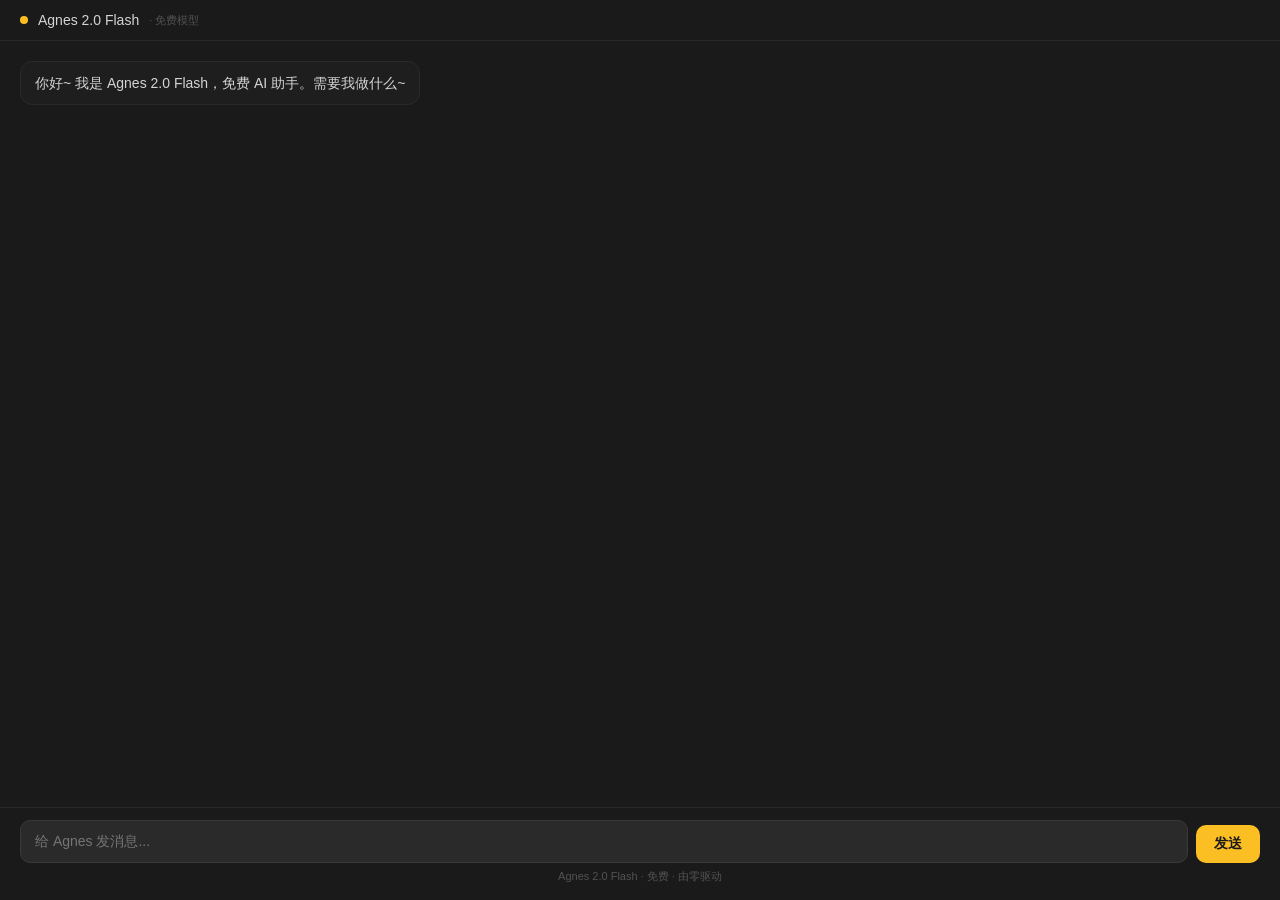
<file: interface/agnes_chat.html>
<!DOCTYPE html>
<html lang="zh-CN">
<head>
<meta charset="utf-8">
<meta name="viewport" content="width=device-width,initial-scale=1">
<title>Agnes 聊天</title>
<style>
*{margin:0;padding:0;box-sizing:border-box}
body{font-family:-apple-system,BlinkMacSystemFont,'PingFang SC','Microsoft YaHei',sans-serif;background:#1a1a1a;color:#e0e0e0;display:flex;flex-direction:column;height:100vh}
.header{padding:12px 20px;border-bottom:1px solid #2a2a2a;display:flex;align-items:center;gap:10px;flex-shrink:0}
.header-dot{width:8px;height:8px;border-radius:50%;background:#fbbf24;animation:pulse 1.5s ease-in-out infinite}
@keyframes pulse{0%,100%{opacity:.5}50%{opacity:1}}
.header-title{font-size:14px;color:#d4d4d4}.header-sub{font-size:11px;color:#525252}
.msgs{flex:1;overflow-y:auto;padding:20px;display:flex;flex-direction:column;gap:12px}
.msgs::-webkit-scrollbar{width:6px}.msgs::-webkit-scrollbar-thumb{background:#2a2a2a;border-radius:3px}
.msg{max-width:80%;padding:10px 14px;border-radius:12px;font-size:14px;line-height:1.6;word-wrap:break-word}
.msg.user{align-self:flex-end;background:#2a2a2a;color:#e0e0e0}
.msg.agnes{align-self:flex-start;background:#1e1e1e;border:1px solid #2a2a2a;color:#d4d4d4}
.msg img{max-width:100%;border-radius:8px;margin:8px 0;cursor:pointer}
.input-area{padding:12px 20px 16px;border-top:1px solid #2a2a2a;flex-shrink:0}
.input-wrap{display:flex;gap:8px;align-items:flex-end}
.input-wrap textarea{flex:1;background:#2a2a2a;border:1px solid #3a3a3a;color:#e0e0e0;border-radius:10px;padding:10px 14px;font-size:14px;font-family:inherit;resize:none;outline:none;line-height:1.5;max-height:120px}
.input-wrap textarea:focus{border-color:#fbbf24}
.btn{background:#fbbf24;color:#1a1a1a;border:none;padding:10px 18px;border-radius:10px;cursor:pointer;font-size:14px;font-weight:600;font-family:inherit;transition:background .15s;flex-shrink:0}
.btn:hover{background:#f59e0b}.btn:disabled{background:#3a3a3a;color:#525252;cursor:not-allowed}
.status{text-align:center;font-size:11px;color:#525252;margin-top:6px}
</style>
</head>
<body>
<div class="header">
  <div class="header-dot"></div>
  <div class="header-title">Agnes 2.0 Flash</div>
  <div class="header-sub">· 免费模型</div>
</div>
<div class="msgs" id="msgs">
  <div class="msg agnes">你好~ 我是 Agnes 2.0 Flash，免费 AI 助手。需要我做什么~</div>
</div>
<div class="input-area">
  <div class="input-wrap">
    <textarea id="inp" rows="1" placeholder="给 Agnes 发消息..." onkeydown="if(event.key==='Enter'&&!event.shiftKey){event.preventDefault();send()}"></textarea>
    <button class="btn" id="sendBtn" onclick="send()">发送</button>
  </div>
  <div class="status">Agnes 2.0 Flash · 免费 · 由零驱动</div>
</div>
<script>
let isSending = false;

async function send() {
  const inp = document.getElementById('inp');
  const text = inp.value.trim();
  if (!text || isSending) return;
  isSending = true;
  document.getElementById('sendBtn').disabled = true;

  appendMsg('user', text);
  inp.value = '';
  inp.style.height = 'auto';

  try {
    const resp = await fetch('/api/chat', {
      method: 'POST',
      headers: { 'Content-Type': 'application/json' },
      body: JSON.stringify({ message: text, agent_id: 'agnes_text' })
    });
    const d = await resp.json();
    appendMsg('agnes', d.reply || '(无回复)');
  } catch(e) {
    appendMsg('agnes', '出错: ' + (e.message || e));
  } finally {
    isSending = false;
    document.getElementById('sendBtn').disabled = false;
    inp.focus();
  }
}

function appendMsg(role, content) {
  const div = document.createElement('div');
  div.className = 'msg ' + role;
  div.innerHTML = renderContent(content);
  document.getElementById('msgs').appendChild(div);
  document.getElementById('msgs').scrollTop = document.getElementById('msgs').scrollHeight;
  // 图片绑定灯箱（复用主页灯箱）
  div.querySelectorAll('img').forEach(function(img) {
    img.addEventListener('click', function() {
      if (window.parent.openLightbox) window.parent.openLightbox(img.src);
      else window.open(img.src);
    });
  });
}

function renderContent(text) {
  let html = String(text)
    .replace(/&/g,'&amp;').replace(/</g,'&lt;').replace(/>/g,'&gt;')
    .replace(/```([\s\S]*?)```/g, function(_,c){ return '<pre><code>'+c.trim()+'</code></pre>'; })
    .replace(/\*\*(.+?)\*\*/g,'<strong>$1</strong>')
    .replace(/\n/g,'<br>')
    .replace(/(https?:\/\/\S+?\.(?:png|jpe?g|gif|webp)(?:\?\S*)?)/gi, '<img src="$1" style="max-width:100%;border-radius:8px;margin:8px 0;cursor:pointer">');
  return html;
}
</script>
</body>
</html>
</file>
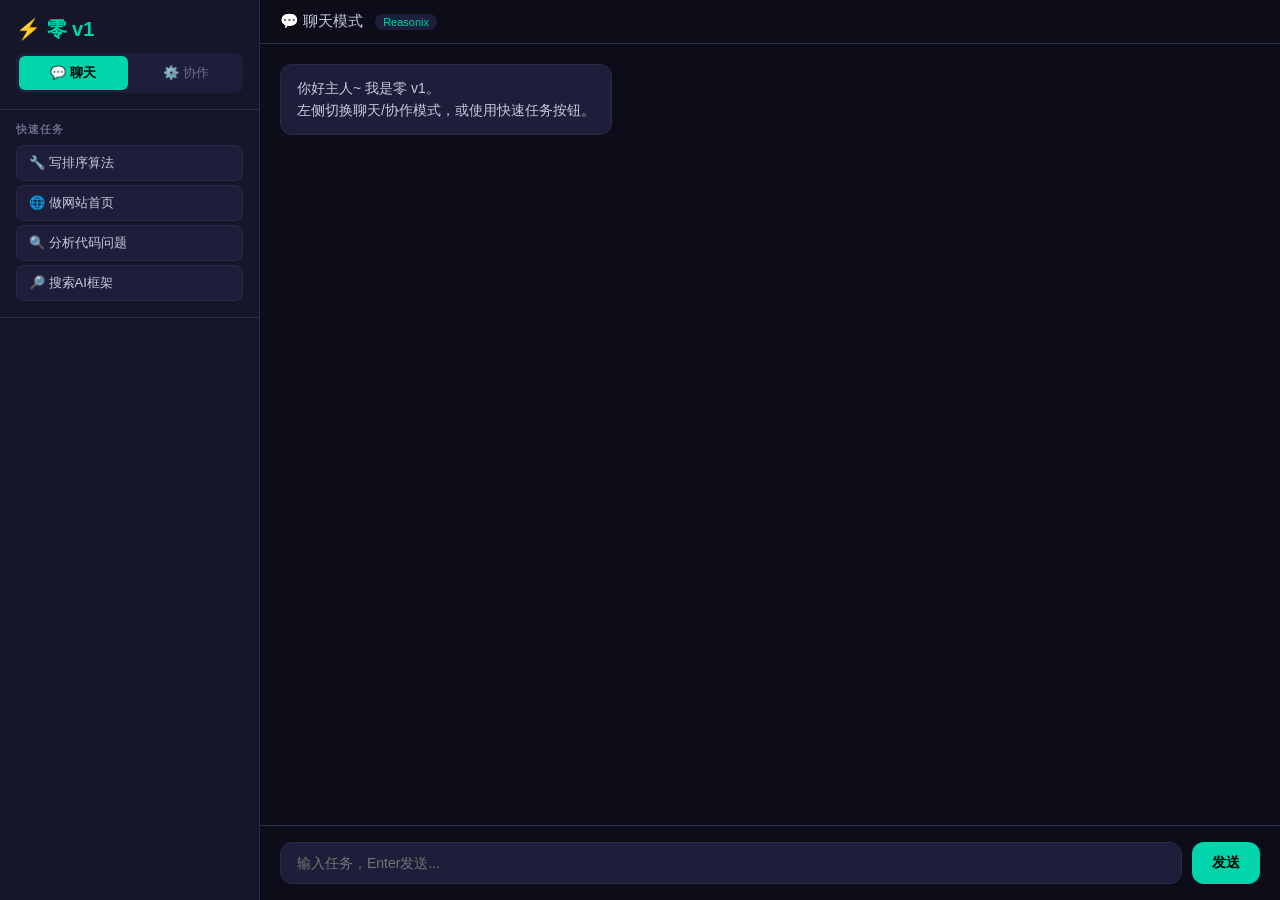
<file: interface/product.html>
<!DOCTYPE html>
<html lang="zh-CN">
<head>
<meta charset="utf-8">
<meta name="viewport" content="width=device-width,initial-scale=1">
<title>零 · v1</title>
<style>
:root {
  --bg: #0d0d1a;
  --surface: #16162a;
  --card: #1e1e3a;
  --border: #2a2a4a;
  --text: #c8c8e0;
  --dim: #6a6a8a;
  --accent: #00d4aa;
  --accent2: #4a9eff;
  --danger: #ff5a7a;
  --warn: #f0a040;
  --radius: 12px;
  --font: -apple-system,BlinkMacSystemFont,'PingFang SC','Microsoft YaHei',sans-serif;
}
* { margin:0; padding:0; box-sizing:border-box; }
body { font-family:var(--font); background:var(--bg); color:var(--text); height:100vh; display:flex; overflow:hidden; }

/* Sidebar */
.sidebar {
  width:260px; background:var(--surface); border-right:1px solid var(--border);
  display:flex; flex-direction:column; flex-shrink:0;
}
.sidebar-header { padding:16px; border-bottom:1px solid var(--border); }
.sidebar-header h1 { font-size:20px; color:var(--accent); margin-bottom:10px; }
.mode-toggle { display:flex; gap:4px; background:var(--card); border-radius:8px; padding:3px; }
.mode-btn {
  flex:1; padding:8px; border:none; border-radius:6px; cursor:pointer;
  background:transparent; color:var(--dim); font-size:13px; transition:.2s;
}
.mode-btn.active { background:var(--accent); color:#000; font-weight:600; }
.quick-tasks { padding:12px 16px; border-bottom:1px solid var(--border); }
.quick-tasks h3 { font-size:11px; color:var(--dim); text-transform:uppercase; margin-bottom:8px; letter-spacing:1px; }
.task-chip {
  display:block; width:100%; padding:8px 12px; margin-bottom:4px;
  background:var(--card); border:1px solid var(--border); border-radius:8px;
  color:var(--text); font-size:13px; cursor:pointer; text-align:left; transition:.15s;
}
.task-chip:hover { border-color:var(--accent); background:#1a2a3a; }
.history-list { flex:1; overflow-y:auto; padding:8px 12px; }
.history-item {
  padding:8px 10px; border-radius:6px; font-size:12px; color:var(--dim);
  cursor:pointer; margin-bottom:2px; white-space:nowrap; overflow:hidden; text-overflow:ellipsis;
}
.history-item:hover { background:var(--card); color:var(--text); }

/* Main */
.main { flex:1; display:flex; flex-direction:column; overflow:hidden; }
.toolbar {
  padding:12px 20px; border-bottom:1px solid var(--border);
  display:flex; align-items:center; gap:12px;
}
.toolbar h2 { font-size:15px; font-weight:500; }
.badge {
  font-size:11px; padding:2px 8px; border-radius:10px; background:var(--card);
  color:var(--accent);
}
.content { flex:1; overflow-y:auto; padding:20px; display:flex; flex-direction:column; gap:16px; }

/* Chat bubbles */
.msg { max-width:80%; padding:12px 16px; border-radius:var(--radius); font-size:14px; line-height:1.6; white-space:pre-wrap; word-break:break-word; }
.msg.user { align-self:flex-end; background:var(--accent); color:#000; }
.msg.zero { align-self:flex-start; background:var(--card); border:1px solid var(--border); }
.msg pre { background:#00000040; padding:10px; border-radius:8px; overflow-x:auto; margin:8px 0; font-size:13px; }
.msg code { font-family:'JetBrains Mono',monospace; font-size:13px; }

/* Blackboard */
.bb-card {
  background:var(--card); border:1px solid var(--border); border-radius:var(--radius);
  padding:16px; margin-bottom:8px;
}
.bb-header { display:flex; align-items:center; gap:10px; margin-bottom:10px; }
.bb-icon { font-size:20px; }
.bb-role { font-size:11px; color:var(--dim); text-transform:uppercase; letter-spacing:1px; }
.bb-status { font-size:11px; padding:2px 8px; border-radius:8px; }
.bb-status.pending { background:#ffffff10; color:var(--dim); }
.bb-status.running { background:var(--accent2)20; color:var(--accent2); animation:pulse 1s infinite; }
.bb-status.done { background:var(--accent)20; color:var(--accent); }
.bb-status.failed { background:var(--danger)20; color:var(--danger); }
@keyframes pulse { 0%,100%{opacity:1} 50%{opacity:.5} }
.bb-output { font-size:13px; color:var(--dim); max-height:100px; overflow-y:auto; margin-top:8px; padding:8px; background:#00000030; border-radius:6px; }
.bb-arrow { text-align:center; color:var(--dim); font-size:18px; margin:4px 0; }

/* Input */
.input-area { padding:16px 20px; border-top:1px solid var(--border); display:flex; gap:10px; }
.input-area input {
  flex:1; padding:12px 16px; background:var(--card); border:1px solid var(--border);
  border-radius:var(--radius); color:var(--text); font-size:14px; outline:none;
}
.input-area input:focus { border-color:var(--accent); }
.input-area button {
  padding:12px 20px; background:var(--accent); color:#000; border:none;
  border-radius:var(--radius); font-size:14px; font-weight:600; cursor:pointer;
}
.input-area button:disabled { opacity:.5; cursor:not-allowed; }

/* Mobile */
@media(max-width:768px) {
  .sidebar { display:none; }
  .msg { max-width:95%; }
}
</style>
</head>
<body>

<div class="sidebar">
  <div class="sidebar-header">
    <h1>⚡ 零 v1</h1>
    <div class="mode-toggle">
      <button class="mode-btn active" onclick="switchMode('chat')">💬 聊天</button>
      <button class="mode-btn" onclick="switchMode('work')">⚙️ 协作</button>
    </div>
  </div>
  <div class="quick-tasks">
    <h3>快速任务</h3>
    <button class="task-chip" onclick="quickTask('写一个Python冒泡排序')">🔧 写排序算法</button>
    <button class="task-chip" onclick="quickTask('帮我做一个响应式网站首页')">🌐 做网站首页</button>
    <button class="task-chip" onclick="quickTask('分析为什么这段代码报错')">🔍 分析代码问题</button>
    <button class="task-chip" onclick="quickTask('帮我搜索最新的AI Agent框架')">🔎 搜索AI框架</button>
  </div>
  <div class="history-list" id="history"></div>
</div>

<div class="main">
  <div class="toolbar">
    <h2 id="toolbarTitle">💬 聊天模式</h2>
    <span class="badge" id="agentBadge">Reasonix</span>
  </div>
  <div class="content" id="content">
    <div class="msg zero">你好主人~ 我是零 v1。<br>左侧切换聊天/协作模式，或使用快速任务按钮。</div>
  </div>
  <div class="input-area">
    <input id="input" placeholder="输入任务，Enter发送..." onkeydown="if(event.key==='Enter')send()">
    <button id="sendBtn" onclick="send()">发送</button>
  </div>
</div>

<script>
let mode = 'chat';
let history = [];

function switchMode(m) {
  mode = m;
  document.querySelectorAll('.mode-btn').forEach(b=>b.classList.remove('active'));
  event.target.classList.add('active');
  document.getElementById('toolbarTitle').textContent = m==='chat'?'💬 聊天模式':'⚙️ 协作模式';
  document.getElementById('content').innerHTML = m==='chat'
    ? '<div class="msg zero">聊天模式——直接对话，快速响应。</div>'
    : '<div class="msg zero">协作模式——多Agent拆解任务，逐步执行。</div>';
}

function quickTask(task) {
  document.getElementById('input').value = task;
  if (mode==='chat') switchMode('work');
  send();
}

async function send() {
  const input = document.getElementById('input');
  const text = input.value.trim();
  if (!text) return;
  input.value = '';
  input.disabled = true;
  document.getElementById('sendBtn').disabled = true;

  const c = document.getElementById('content');
  c.innerHTML += `<div class="msg user">${esc(text)}</div>`;

  if (mode === 'chat') {
    // Chat mode
    const r = await api('/api/chat', {message:text});
    c.innerHTML += `<div class="msg zero">${md(r.reply||'无响应')}</div>`;
  } else {
    // Work mode — multi-agent
    c.innerHTML += `<div class="msg zero">🤖 启动多Agent协作...</div>`;
    const r = await api('/api/collab', {message:text, mode:'work'});
    // Render blackboard
    let html = '';
    if (r.steps && r.steps.length) {
      r.steps.forEach((s,i) => {
        const icons = {pending:'⏳',running:'🔄',done:'✅',failed:'❌'};
        const roles = s.action.includes('写')||s.action.includes('代码')?'executor':
                      s.action.includes('规划')?'planner':'executor';
        html += `<div class="bb-card">
          <div class="bb-header">
            <span class="bb-icon">${icons[s.status]||'❓'}</span>
            <span class="bb-role">${roles.toUpperCase()}</span>
            <span class="bb-status ${s.status}">${s.status}</span>
            ${s.version_count>1?`<span style="font-size:11px;color:var(--dim)">v${s.version_count}</span>`:''}
          </div>
          <div style="font-size:13px">${esc(s.action)}</div>
          ${s.output?`<div class="bb-output"><code>${esc(s.output)}</code></div>`:''}
          ${s.critiques&&s.critiques.length?`<div style="font-size:11px;color:var(--warn);margin-top:4px">审查: ${s.critiques.map(c=>c?'✅':'❌').join(' ')}</div>`:''}
        </div>`;
        if (i<r.steps.length-1) html += '<div class="bb-arrow">↓</div>';
      });
    }
    html += `<div class="msg zero"><strong>${r.status==='done'?'✅':'⚠️'} 最终结果</strong><br><br>${md(r.answer||'')}</div>`;
    html += `<div style="font-size:11px;color:var(--dim);text-align:center">完成:${r.completed} 失败:${r.failed} 锚定:${r.grounded||0} 事件:${(r.events||{}).total||0}</div>`;
    c.innerHTML += html;
  }

  // History
  history.push({mode,text,time:new Date().toLocaleTimeString()});
  renderHistory();

  input.disabled = false;
  document.getElementById('sendBtn').disabled = false;
  c.scrollTop = c.scrollHeight;
}

async function api(path, data) {
  const r = await fetch(path, {method:'POST',headers:{'Content-Type':'application/json'},body:JSON.stringify(data)});
  return r.json();
}

function esc(s) { const d=document.createElement('div');d.textContent=s;return d.innerHTML; }
function md(s) { return s.replace(/```(\w*)\n([\s\S]*?)```/g,'<pre><code>$2</code></pre>').replace(/\n/g,'<br>'); }

function renderHistory() {
  const h = document.getElementById('history');
  h.innerHTML = history.slice(-20).map(e =>
    `<div class="history-item" onclick="replay('${esc(e.text)}')" title="${esc(e.text)}">
      ${e.mode==='work'?'⚙️':'💬'} ${esc(e.text).substring(0,40)}
    </div>`
  ).join('');
}

function replay(text) {
  document.getElementById('input').value = text;
  send();
}
</script>
</body>
</html>
</file>
